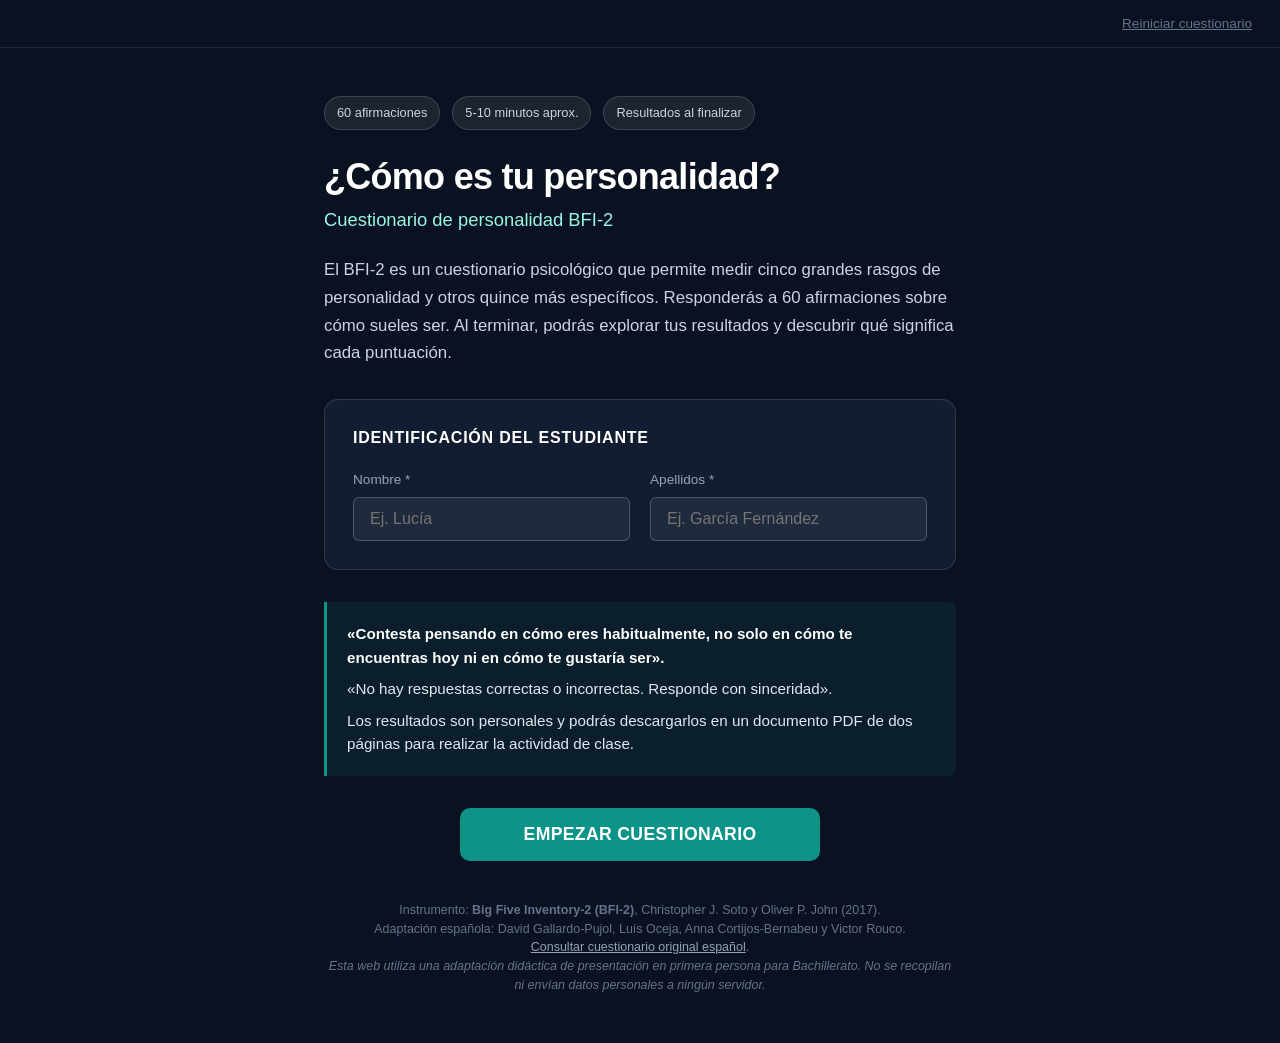
<file: index.html>
<!DOCTYPE html>
<html lang="es">
<head>
  <meta charset="UTF-8">
  <meta name="viewport" content="width=device-width, initial-scale=1.0">
  <title>¿Cómo es tu personalidad? — Cuestionario BFI-2 (Bachillerato)</title>
  <meta name="description" content="Aplicación web didáctica para realizar el cuestionario de personalidad Big Five Inventory-2 (BFI-2) adaptado para 1.º de Bachillerato.">
  
  <!-- Estilos modulares -->
  <link rel="stylesheet" href="css/main.css">
  <link rel="stylesheet" href="css/intro.css">
  <link rel="stylesheet" href="css/questionnaire.css">
  <link rel="stylesheet" href="css/results.css">
  <link rel="stylesheet" href="css/activities.css">

  <!-- Dependencias locales para generación de PDF (Sin conexiones externas en runtime) -->
  <script src="lib/jspdf.umd.min.js"></script>
  <script src="lib/pdf-fonts.js"></script>
</head>
<body>

  <!-- Barra superior con opción de reinicio -->
  <header class="app-topbar">
    <button type="button" id="btn-restart-global" class="btn-link" title="Borrar respuestas y reiniciar">Reiniciar cuestionario</button>
  </header>

  <main id="app-root">

    <!-- ======================================================== -->
    <!-- ETAPA 1: PANTALLA INICIAL (Tema azul marino oscuro)      -->
    <!-- ======================================================== -->
    <section id="screen-intro">
      <div class="container">
        
        <div class="intro-badge-row">
          <span class="intro-badge">60 afirmaciones</span>
          <span class="intro-badge">5-10 minutos aprox.</span>
          <span class="intro-badge">Resultados al finalizar</span>
        </div>

        <h1 class="intro-title">¿Cómo es tu personalidad?</h1>
        <h2 class="intro-subtitle">Cuestionario de personalidad BFI-2</h2>

        <p class="intro-description">
          El BFI-2 es un cuestionario psicológico que permite medir cinco grandes rasgos de personalidad y otros quince más específicos.
          Responderás a 60 afirmaciones sobre cómo sueles ser. Al terminar, podrás explorar tus resultados y descubrir qué significa cada puntuación.
        </p>

        <!-- Identificación del alumno (Obligatoria) -->
        <div class="intro-student-card">
          <h3>Identificación del estudiante</h3>
          <div class="student-inputs-grid">
            <div class="input-field-group">
              <label for="student-first-name">Nombre *</label>
              <input type="text" id="student-first-name" placeholder="Ej. Lucía" autocomplete="given-name" required>
            </div>
            <div class="input-field-group">
              <label for="student-last-name">Apellidos *</label>
              <input type="text" id="student-last-name" placeholder="Ej. García Fernández" autocomplete="family-name" required>
            </div>
          </div>
        </div>

        <!-- Instrucciones pedagógicas -->
        <div class="intro-instructions-box">
          <p class="emphasis">«Contesta pensando en cómo eres habitualmente, no solo en cómo te encuentras hoy ni en cómo te gustaría ser».</p>
          <p>«No hay respuestas correctas o incorrectas. Responde con sinceridad».</p>
          <p>Los resultados son personales y podrás descargarlos en un documento PDF de dos páginas para realizar la actividad de clase.</p>
        </div>

        <!-- Botón de inicio -->
        <div class="intro-action-area">
          <button type="button" id="btn-start-questionnaire" class="btn-primary btn-start-large">
            EMPEZAR CUESTIONARIO
          </button>
          <p id="intro-error-msg" class="intro-error-msg hidden"></p>
        </div>

        <!-- Referencias oficiales y privacidad -->
        <footer class="intro-footer-notes">
          <p>
            Instrumento: <strong>Big Five Inventory-2 (BFI-2)</strong>, Christopher J. Soto y Oliver P. John (2017).<br>
            Adaptación española: David Gallardo-Pujol, Luís Oceja, Anna Cortijos-Bernabeu y Victor Rouco.<br>
            <a href="https://www.colby.edu/wp-content/uploads/2022/07/bfi2-form-spanish.pdf" target="_blank" rel="noopener noreferrer">Consultar cuestionario original español</a>.<br>
            <em>Esta web utiliza una adaptación didáctica de presentación en primera persona para Bachillerato. No se recopilan ni envían datos personales a ningún servidor.</em>
          </p>
        </footer>

      </div>
    </section>


    <!-- ======================================================== -->
    <!-- ETAPA 2: CUESTIONARIO (10 bloques de 6 preguntas)        -->
    <!-- ======================================================== -->
    <section id="screen-questionnaire" class="hidden">
      
      <!-- Recordatorio permanente visible en la cabecera -->
      <div class="q-reminder-banner">
        <div class="q-reminder-inner">
          <span>💡</span>
          <span><strong>Recordatorio:</strong> Contesta pensando en cómo eres habitualmente, no solo en cómo te encuentras hoy ni en cómo te gustaría ser.</span>
        </div>
      </div>

      <div class="container">
        
        <!-- Indicador de progreso -->
        <div class="q-progress-section">
          <div class="q-progress-labels">
            <span id="q-block-indicator" class="q-block-indicator">Bloque 1 de 10</span>
            <span id="q-total-indicator">0 de 60 afirmaciones respondidas</span>
          </div>
          <div class="q-progress-bar-track">
            <div id="q-progress-bar" class="q-progress-bar-fill" style="width: 0%;"></div>
          </div>
        </div>

        <!-- Contenedor dinámico de las 6 afirmaciones del bloque -->
        <div id="q-items-container" class="q-items-container"></div>

        <!-- Aviso si quedan preguntas sin responder -->
        <div id="q-block-error" class="q-block-error-banner hidden"></div>

        <!-- Controles de navegación de bloques -->
        <div class="q-navigation-bar">
          <button type="button" id="btn-prev-block" class="btn-secondary">
            ← Bloque anterior
          </button>
          <button type="button" id="btn-next-block" class="btn-primary">
            Siguiente bloque →
          </button>
        </div>

      </div>
    </section>


    <!-- ======================================================== -->
    <!-- ETAPA 3: TUS CINCO GRANDES RASGOS                        -->
    <!-- ======================================================== -->
    <section id="screen-domains" class="hidden">
      <div class="container">
        
        <header class="results-header-section">
          <h2>Tus cinco grandes rasgos</h2>
          <p>
            Estas puntuaciones resumen tus respuestas al cuestionario. Cada rasgo representa una tendencia de personalidad.
          </p>
        </header>

        <!-- Lista de los 5 dominios con gráficos y definiciones -->
        <div id="domains-list-container" class="domains-list"></div>

        <!-- Botón para avanzar a facetas y actividades -->
        <div class="results-actions">
          <button type="button" id="btn-go-to-facets" class="btn-primary" style="font-size: 1.05rem; padding: 0.95rem 2rem;">
            VER MIS RASGOS ESPECÍFICOS →
          </button>
        </div>

      </div>
    </section>


    <!-- ======================================================== -->
    <!-- ETAPA 4: RASGOS ESPECÍFICOS Y ACTIVIDADES (En una pantalla)-->
    <!-- ======================================================== -->
    <section id="screen-facets-activities" class="hidden">
      <div class="container">

        <!-- 8.1. Tus rasgos específicos (Desplegables) -->
        <div class="facets-section">
          <header class="results-header-section">
            <h2>Tus rasgos específicos</h2>
            <p>Cada gran rasgo se compone de tres facetas más específicas. Selecciona uno para descubrirlas.</p>
          </header>

          <!-- Acordeón interactivo con los 5 dominios y sus 15 facetas -->
          <div id="facets-accordion-container" class="facets-accordion-container"></div>
        </div>

        <!-- 9. Interpreta los resultados (Tres actividades) -->
        <div class="activities-section">
          <header class="activities-header">
            <h2>Interpreta los resultados</h2>
          </header>

          <!-- Actividad 1 -->
          <article class="activity-card" id="card-act-1">
            <span class="activity-number-tag">Actividad 1</span>
            <h3 class="activity-title">Rasgo específico y conducta habitual</h3>
            <p class="activity-prompt">
              «Escoge uno de tus rasgos específicos y piensa en algún comportamiento habitual tuyo que pueda estar relacionado con él. Describe ese comportamiento y explica qué relación encuentras entre tu puntuación y tu manera de actuar».
            </p>
            <div class="form-group">
              <label for="act-q1-text">Tu respuesta:</label>
              <textarea id="act-q1-text" class="form-textarea" rows="4" maxlength="950" placeholder="Redacta aquí tu reflexión explicando el rasgo y tu comportamiento habitual..."></textarea>
            </div>
          </article>

          <!-- Actividad 2 -->
          <article class="activity-card" id="card-act-2">
            <span class="activity-number-tag">Actividad 2</span>
            <h3 class="activity-title">Valor de las 15 facetas frente a los 5 grandes rasgos</h3>
            <p class="activity-prompt">
              «El BFI-2 podría limitarse a mostrar los resultados de los cinco grandes rasgos. Sin embargo, también ofrece las puntuaciones de quince rasgos específicos.<br>
              ¿Qué información importante sobre la personalidad de alguien perderíamos si solo conociéramos sus cinco puntuaciones generales? Utiliza uno de los grandes rasgos y sus tres rasgos específicos para explicar tu respuesta».
            </p>
            
            <div class="form-group">
              <label for="act-q2-domain">Gran rasgo elegido: *</label>
              <select id="act-q2-domain" class="form-select">
                <option value="">Escoge un gran rasgo</option>
                <option value="extraversion">Extraversión</option>
                <option value="agreeableness">Cordialidad</option>
                <option value="conscientiousness">Responsabilidad</option>
                <option value="negative_emotionality">Emocionalidad negativa</option>
                <option value="open_mindedness">Apertura de mente</option>
              </select>
            </div>

            <div class="form-group">
              <label for="act-q2-text">Desarrolla tu respuesta: *</label>
              <textarea id="act-q2-text" class="form-textarea" rows="5" maxlength="1150" placeholder="Explica qué matices o información perderíamos analizando las facetas de ese gran rasgo..."></textarea>
            </div>
          </article>

          <!-- Actividad 3 -->
          <article class="activity-card" id="card-act-3">
            <span class="activity-number-tag">Actividad 3</span>
            <h3 class="activity-title">¿Para qué se utilizan los tests de personalidad?</h3>
            <p class="activity-prompt">
              «Has utilizado el test de personalidad BFI-2 para conocer mejor tu personalidad, pero los psicólogos también utilizan cuestionarios de personalidad».
            </p>

            <!-- Tabla de ámbitos profesionales -->
            <div id="ambits-table-container" class="ambits-table-container"></div>

            <p class="activity-prompt" style="margin-top: 1.5rem;">
              «Escoge uno de los ámbitos anteriores y realiza una pregunta que podríamos intentar responder estudiando la personalidad de las personas.<br>
              ¿Qué rasgos concretos te interesaría medir y para qué serviría conocerlos?».
            </p>

            <div class="form-group">
              <label for="act-q3-ambit">Ámbito elegido: *</label>
              <select id="act-q3-ambit" class="form-select">
                <option value="">Escoge un ámbito</option>
                <option value="investigacion">Investigación psicológica</option>
                <option value="trabajo">Psicología del trabajo</option>
                <option value="evaluacion">Evaluación psicológica</option>
              </select>
            </div>

            <div class="form-group">
              <label for="act-q3-question">¿Qué pregunta intentarías responder estudiando la personalidad? *</label>
              <input type="text" id="act-q3-question" class="form-input" maxlength="350" placeholder="Formula aquí tu pregunta de investigación...">
            </div>

            <div class="form-group">
              <label for="act-q3-traits">¿Qué rasgos concretos te interesaría medir y para qué serviría conocerlos? *</label>
              <textarea id="act-q3-traits" class="form-textarea" rows="4" maxlength="950" placeholder="Indica los rasgos o facetas de interés y su utilidad práctica..."></textarea>
            </div>
          </article>

          <!-- Botón grande GENERAR PDF -->
          <div class="final-action-area">
            <button type="button" id="btn-generate-pdf" class="btn-primary btn-generate-pdf">
              <svg class="pdf-btn-icon" viewBox="0 0 24 24" width="22" height="22" stroke="currentColor" stroke-width="2" fill="none">
                <path d="M21 15v4a2 2 0 0 1-2 2H5a2 2 0 0 1-2-2v-4"></path>
                <polyline points="7 10 12 15 17 10"></polyline>
                <line x1="12" y1="15" x2="12" y2="3"></line>
              </svg>
              GENERAR PDF
            </button>
            <p class="classroom-hint">Descarga tus resultados y respuestas para entregarlos en Classroom.</p>
            <div id="pdf-status-msg" class="pdf-status-msg hidden"></div>
          </div>

        </div>

      </div>
    </section>

  </main>

  <!-- Script principal modular de la aplicación -->
  <script type="module" src="js/app.js"></script>
</body>
</html>
</file>
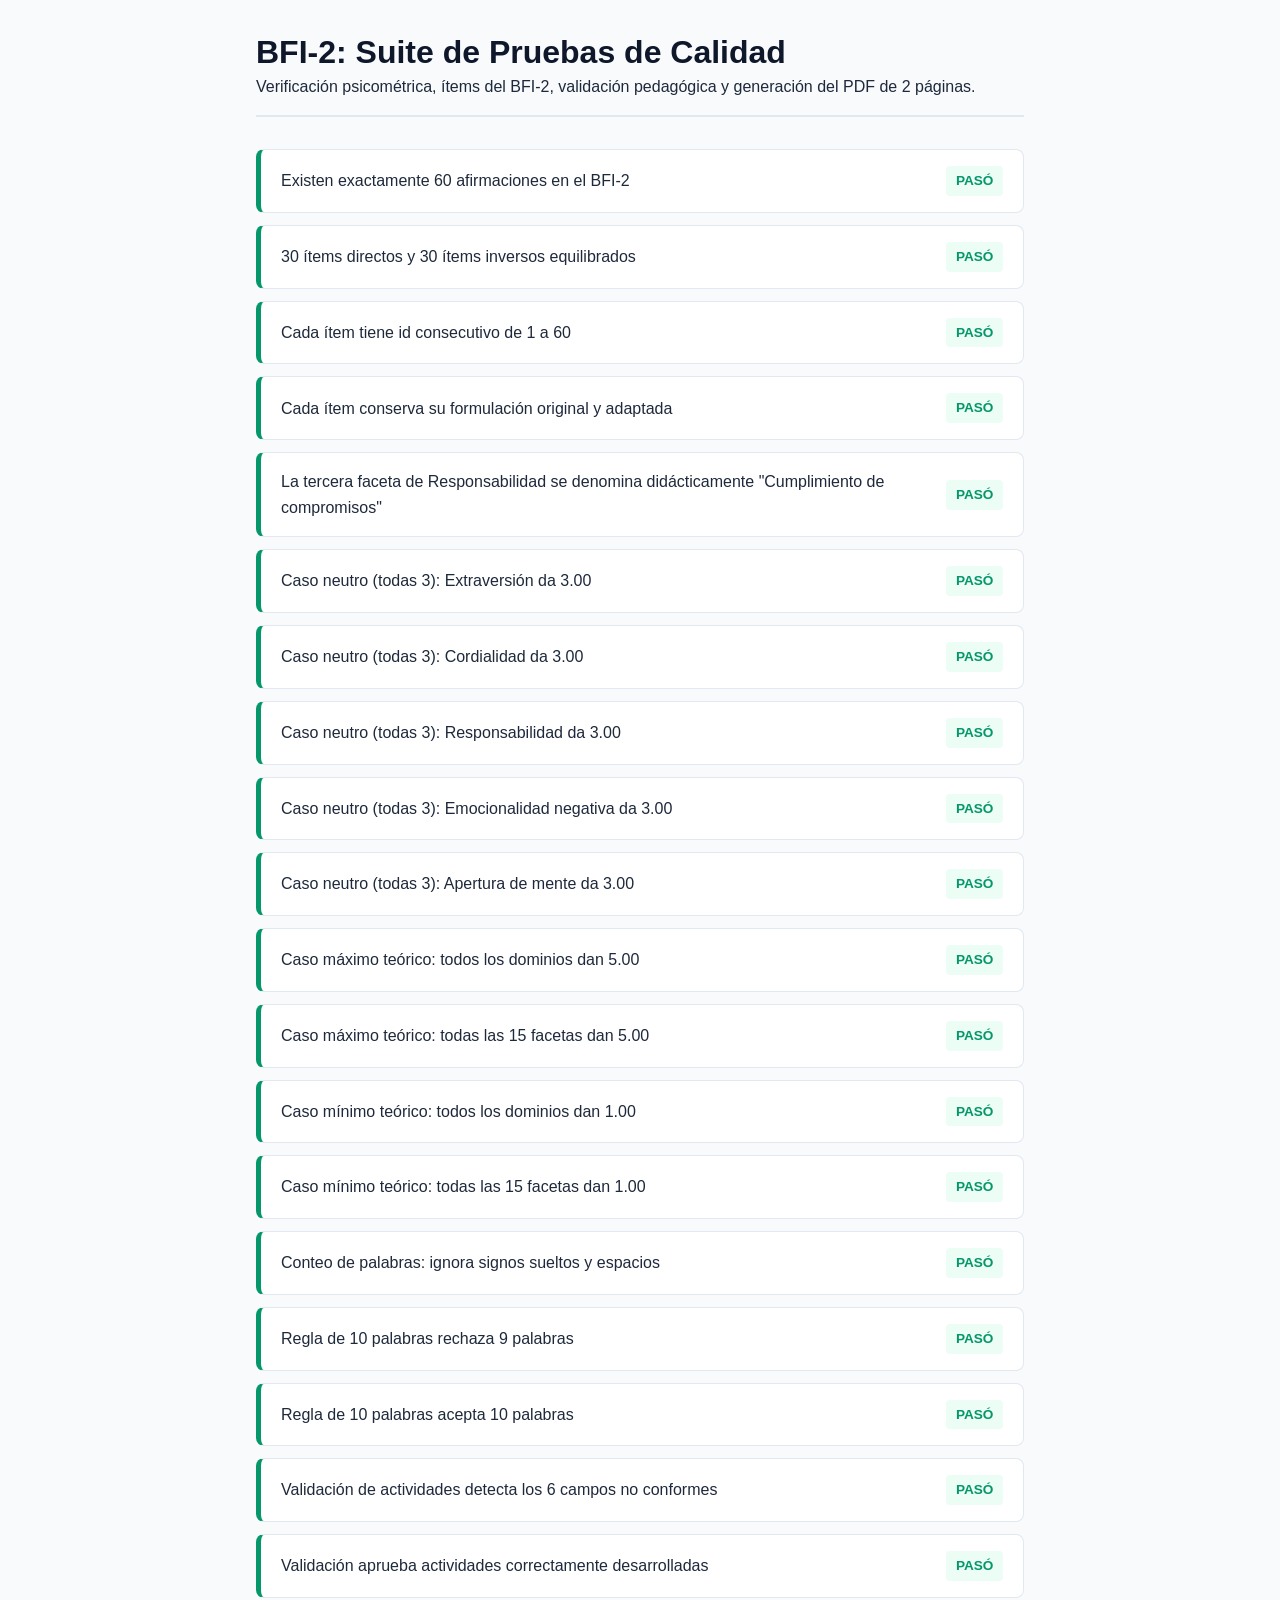
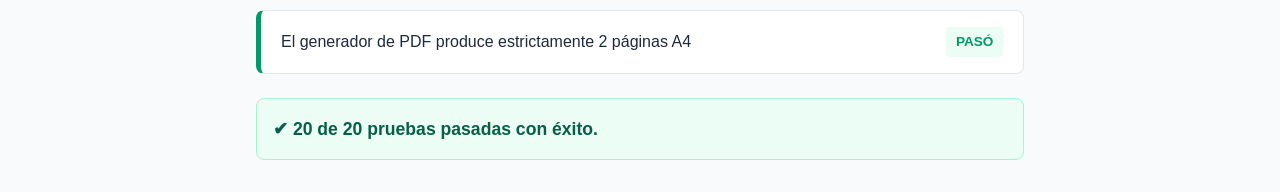
<file: tests/test-runner.html>
<!DOCTYPE html>
<html lang="es">
<head>
  <meta charset="UTF-8">
  <meta name="viewport" content="width=device-width, initial-scale=1.0">
  <title>BFI-2 — Suite de Pruebas en Navegador</title>
  <link rel="stylesheet" href="../css/main.css">
  <script src="../lib/jspdf.umd.min.js"></script>
  <script src="../lib/pdf-fonts.js"></script>
  <style>
    body { padding: 2rem 1rem; max-width: 800px; margin: 0 auto; background-color: #f8fafc; }
    .test-suite-header { margin-bottom: 2rem; border-bottom: 2px solid #e2e8f0; padding-bottom: 1rem; }
    .test-card { background: white; border: 1px solid #e2e8f0; border-radius: 8px; padding: 1rem 1.25rem; margin-bottom: 0.75rem; display: flex; justify-content: space-between; align-items: center; }
    .test-card.passed { border-left: 5px solid #059669; }
    .test-card.failed { border-left: 5px solid #e11d48; }
    .badge-pass { background: #ecfdf5; color: #059669; font-weight: bold; padding: 0.25rem 0.6rem; border-radius: 4px; font-size: 0.85rem; }
    .badge-fail { background: #fff1f2; color: #e11d48; font-weight: bold; padding: 0.25rem 0.6rem; border-radius: 4px; font-size: 0.85rem; }
    .test-summary { font-size: 1.1rem; font-weight: bold; padding: 1rem; border-radius: 8px; margin-top: 1.5rem; }
    .test-summary.all-ok { background: #ecfdf5; color: #065f46; border: 1px solid #a7f3d0; }
  </style>
</head>
<body>

  <div class="test-suite-header">
    <h1>BFI-2: Suite de Pruebas de Calidad</h1>
    <p>Verificación psicométrica, ítems del BFI-2, validación pedagógica y generación del PDF de 2 páginas.</p>
  </div>

  <div id="test-results-container"></div>
  <div id="test-summary-container"></div>

  <script type="module">
    import { BFI2_ITEMS } from '../js/data/items.js';
    import { DOMAINS, FACETS } from '../js/data/definitions.js';
    import { calculateBFI2Scores } from '../js/scoring.js';
    import { countWords, validateActivities, validateStudentInfo } from '../js/validation.js';
    import { generateBFI2Pdf } from '../js/pdf-generator.js';

    const resultsContainer = document.getElementById('test-results-container');
    const summaryContainer = document.getElementById('test-summary-container');
    let totalTests = 0;
    let passedTests = 0;

    function assert(desc, condition) {
      totalTests++;
      const card = document.createElement('div');
      card.className = 'test-card ' + (condition ? 'passed' : 'failed');
      card.innerHTML = `
        <span class="test-desc">${desc}</span>
        <span class="${condition ? 'badge-pass' : 'badge-fail'}">${condition ? 'PASÓ' : 'FALLÓ'}</span>
      `;
      resultsContainer.appendChild(card);
      if (condition) passedTests++;
    }

    try {
      // 1. Ítems
      assert('Existen exactamente 60 afirmaciones en el BFI-2', BFI2_ITEMS.length === 60);
      assert('30 ítems directos y 30 ítems inversos equilibrados', BFI2_ITEMS.filter(it => it.reverse).length === 30);
      assert('Cada ítem tiene id consecutivo de 1 a 60', BFI2_ITEMS.every((it, idx) => it.id === idx + 1));
      assert('Cada ítem conserva su formulación original y adaptada', BFI2_ITEMS.every(it => it.original && it.text));

      // 2. Faceta de Responsabilidad
      assert('La tercera faceta de Responsabilidad se denomina didácticamente "Cumplimiento de compromisos"', FACETS.cumplimiento_compromisos.name === 'Cumplimiento de compromisos');

      // 3. Psicométrica - Respuestas Neutras (todas 3)
      const ans3 = {};
      for (let i = 1; i <= 60; i++) ans3[i] = 3;
      const res3 = calculateBFI2Scores(ans3);
      assert('Caso neutro (todas 3): Extraversión da 3.00', res3.domains.extraversion.scoreFormatted === '3.00');
      assert('Caso neutro (todas 3): Cordialidad da 3.00', res3.domains.agreeableness.scoreFormatted === '3.00');
      assert('Caso neutro (todas 3): Responsabilidad da 3.00', res3.domains.conscientiousness.scoreFormatted === '3.00');
      assert('Caso neutro (todas 3): Emocionalidad negativa da 3.00', res3.domains.negative_emotionality.scoreFormatted === '3.00');
      assert('Caso neutro (todas 3): Apertura de mente da 3.00', res3.domains.open_mindedness.scoreFormatted === '3.00');

      // 4. Psicométrica - Caso Máximo (directos=5, inversos=1)
      const ansMax = {};
      BFI2_ITEMS.forEach(it => { ansMax[it.id] = it.reverse ? 1 : 5; });
      const resMax = calculateBFI2Scores(ansMax);
      assert('Caso máximo teórico: todos los dominios dan 5.00', Object.values(resMax.domains).every(d => d.scoreFormatted === '5.00'));
      assert('Caso máximo teórico: todas las 15 facetas dan 5.00', Object.values(resMax.facets).every(f => f.scoreFormatted === '5.00'));

      // 5. Psicométrica - Caso Mínimo (directos=1, inversos=5)
      const ansMin = {};
      BFI2_ITEMS.forEach(it => { ansMin[it.id] = it.reverse ? 5 : 1; });
      const resMin = calculateBFI2Scores(ansMin);
      assert('Caso mínimo teórico: todos los dominios dan 1.00', Object.values(resMin.domains).every(d => d.scoreFormatted === '1.00'));
      assert('Caso mínimo teórico: todas las 15 facetas dan 1.00', Object.values(resMin.facets).every(f => f.scoreFormatted === '1.00'));

      // 6. Validación de palabras
      assert('Conteo de palabras: ignora signos sueltos y espacios', countWords('  hola  ...  mundo  ---  ') === 2);
      assert('Regla de 10 palabras rechaza 9 palabras', countWords('Uno dos tres cuatro cinco seis siete ocho nueve') < 10);
      assert('Regla de 10 palabras acepta 10 palabras', countWords('Uno dos tres cuatro cinco seis siete ocho nueve diez') === 10);

      // 7. Validación de formulario y selectores
      const invalidActs = {
        q1Text: 'Muy corto',
        q2Domain: '',
        q2Text: 'Corto',
        q3Ambit: '',
        q3Question: '',
        q3Traits: 'Corto'
      };
      const valInvalid = validateActivities(invalidActs);
      assert('Validación de actividades detecta los 6 campos no conformes', Object.keys(valInvalid.errors).length === 6);

      const validActs = {
        q1Text: 'Esta es una respuesta detallada con más de diez palabras completas para la actividad uno.',
        q2Domain: 'extraversion',
        q2Text: 'Esta es una respuesta argumentada con más de diez palabras sobre las facetas de extraversión.',
        q3Ambit: 'trabajo',
        q3Question: '¿Cómo influye la asertividad en el liderazgo de equipos?',
        q3Traits: 'Mediríamos asertividad y responsabilidad para estudiar el desempeño profesional y la colaboración en el trabajo.'
      };
      const valValid = validateActivities(validActs);
      assert('Validación aprueba actividades correctamente desarrolladas', valValid.isValid === true);

      // 8. Generación de PDF de exactamente 2 páginas
      const testDoc = generateBFI2Pdf({
        student: { firstName: 'Lucía', lastName: 'García Pérez' },
        scores: res3,
        activities: validActs
      });
      assert('El generador de PDF produce estrictamente 2 páginas A4', testDoc.getNumberOfPages() === 2);

      summaryContainer.className = 'test-summary all-ok';
      summaryContainer.innerHTML = `✔ ${passedTests} de ${totalTests} pruebas pasadas con éxito.`;
    } catch (e) {
      console.error(e);
      summaryContainer.className = 'test-summary';
      summaryContainer.innerHTML = `❌ Error en ejecución de pruebas: ${e.message}`;
    }
  </script>
</body>
</html>
</file>
<file: css/main.css>
/* Variables y estilos globales BFI-2 */
:root {
  --color-bg-dark: #0a1120;
  --color-card-dark: #131d31;
  --color-bg-light: #f8fafc;
  --color-surface: #ffffff;
  
  --color-navy: #0f172a;
  --color-navy-hover: #1e293b;
  --color-teal: #0d9488;
  --color-teal-dark: #0f766e;
  --color-teal-light: #f0fdfa;
  --color-teal-border: #99f6e4;
  --color-violet: #6366f1;
  --color-violet-light: #eef2ff;

  --color-slate-50: #f8fafc;
  --color-slate-100: #f1f5f9;
  --color-slate-200: #e2e8f0;
  --color-slate-300: #cbd5e1;
  --color-slate-400: #94a3b8;
  --color-slate-500: #64748b;
  --color-slate-600: #475569;
  --color-slate-700: #334155;
  --color-slate-800: #1e293b;
  --color-slate-900: #0f172a;

  --color-error: #e11d48;
  --color-error-bg: #fff1f2;
  --color-error-border: #fecdd3;
  --color-success: #059669;
  --color-success-bg: #ecfdf5;

  --font-family: -apple-system, BlinkMacSystemFont, "Segoe UI", Roboto, "Helvetica Neue", Arial, sans-serif;
  --max-content-width: 780px;
  --radius-sm: 6px;
  --radius-md: 10px;
  --radius-lg: 14px;
}

*, *::before, *::after {
  box-sizing: border-box;
  margin: 0;
  padding: 0;
}

body {
  font-family: var(--font-family);
  background-color: var(--color-bg-light);
  color: var(--color-slate-800);
  line-height: 1.6;
  -webkit-font-smoothing: antialiased;
}

.hidden {
  display: none !important;
}

.container {
  width: 100%;
  max-width: var(--max-content-width);
  margin: 0 auto;
  padding: 2rem 1.25rem 4rem 1.25rem;
}

/* Botones universales */
.btn-primary {
  display: inline-flex;
  align-items: center;
  justify-content: center;
  gap: 0.5rem;
  background-color: var(--color-teal);
  color: #ffffff;
  font-size: 1rem;
  font-weight: 600;
  padding: 0.85rem 1.75rem;
  border-radius: var(--radius-md);
  border: none;
  cursor: pointer;
  transition: background-color 0.15s ease, transform 0.1s ease;
  text-decoration: none;
}

.btn-primary:hover {
  background-color: var(--color-teal-dark);
}

.btn-primary:active {
  transform: translateY(1px);
}

.btn-secondary {
  display: inline-flex;
  align-items: center;
  justify-content: center;
  background-color: #ffffff;
  color: var(--color-slate-700);
  font-size: 0.95rem;
  font-weight: 500;
  padding: 0.75rem 1.5rem;
  border-radius: var(--radius-md);
  border: 1px solid var(--color-slate-300);
  cursor: pointer;
  transition: all 0.15s ease;
}

.btn-secondary:hover {
  background-color: var(--color-slate-50);
  border-color: var(--color-slate-400);
}

.btn-link {
  background: none;
  border: none;
  color: var(--color-slate-400);
  font-size: 0.85rem;
  cursor: pointer;
  text-decoration: underline;
  padding: 0.25rem;
}

.btn-link:hover {
  color: var(--color-slate-600);
}

/* Encabezados y textos */
h1, h2, h3, h4 {
  color: var(--color-slate-900);
  font-weight: 700;
  line-height: 1.3;
}

/* Header superior global para reinicio */
.app-topbar {
  display: flex;
  justify-content: flex-end;
  align-items: center;
  padding: 0.75rem 1.5rem;
  background-color: #ffffff;
  border-bottom: 1px solid var(--color-slate-200);
}

.screen-intro-active .app-topbar {
  background-color: var(--color-bg-dark);
  border-bottom: 1px solid rgba(255, 255, 255, 0.08);
}

.screen-intro-active .app-topbar .btn-link {
  color: #64748b;
}

.screen-intro-active .app-topbar .btn-link:hover {
  color: #94a3b8;
}
</file>
<file: css/intro.css>
/* Pantalla inicial BFI-2 (Fondo azul marino oscuro) */
#screen-intro {
  background-color: var(--color-bg-dark);
  color: #ffffff;
  min-height: 100vh;
  display: flex;
  flex-direction: column;
  justify-content: center;
  align-items: center;
}

#screen-intro .container {
  max-width: 680px;
  padding: 3rem 1.5rem;
}

.intro-badge-row {
  display: flex;
  gap: 0.75rem;
  margin-bottom: 1.5rem;
  flex-wrap: wrap;
}

.intro-badge {
  display: inline-flex;
  align-items: center;
  background-color: rgba(255, 255, 255, 0.08);
  border: 1px solid rgba(255, 255, 255, 0.15);
  padding: 0.35rem 0.75rem;
  border-radius: 9999px;
  font-size: 0.8rem;
  color: #cbd5e1;
  font-weight: 500;
}

.intro-title {
  font-size: 2.25rem;
  color: #ffffff;
  margin-bottom: 0.5rem;
  letter-spacing: -0.02em;
}

.intro-subtitle {
  font-size: 1.15rem;
  color: var(--color-teal-border);
  font-weight: 500;
  margin-bottom: 1.5rem;
}

.intro-description {
  font-size: 1.05rem;
  color: #cbd5e1;
  line-height: 1.65;
  margin-bottom: 2rem;
}

/* Tarjeta de identificación del alumno */
.intro-student-card {
  background-color: var(--color-card-dark);
  border: 1px solid rgba(255, 255, 255, 0.12);
  border-radius: var(--radius-lg);
  padding: 1.75rem;
  margin-bottom: 2rem;
}

.intro-student-card h3 {
  font-size: 1rem;
  color: #ffffff;
  margin-bottom: 1.25rem;
  font-weight: 600;
  text-transform: uppercase;
  letter-spacing: 0.05em;
}

.student-inputs-grid {
  display: grid;
  grid-template-columns: 1fr 1fr;
  gap: 1.25rem;
}

@media (max-width: 580px) {
  .student-inputs-grid {
    grid-template-columns: 1fr;
  }
}

.input-field-group {
  display: flex;
  flex-direction: column;
  gap: 0.4rem;
}

.input-field-group label {
  font-size: 0.85rem;
  color: #94a3b8;
  font-weight: 500;
}

.input-field-group input {
  background-color: rgba(255, 255, 255, 0.06);
  border: 1px solid rgba(255, 255, 255, 0.2);
  color: #ffffff;
  padding: 0.75rem 1rem;
  border-radius: var(--radius-sm);
  font-size: 1rem;
  outline: none;
  transition: border-color 0.15s ease;
}

.input-field-group input:focus {
  border-color: var(--color-teal);
  background-color: rgba(255, 255, 255, 0.09);
}

.intro-instructions-box {
  background-color: rgba(13, 148, 136, 0.1);
  border-left: 3px solid var(--color-teal);
  padding: 1.25rem;
  border-radius: 0 var(--radius-sm) var(--radius-sm) 0;
  margin-bottom: 2rem;
}

.intro-instructions-box p {
  color: #e2e8f0;
  font-size: 0.95rem;
  line-height: 1.55;
  margin-bottom: 0.5rem;
}

.intro-instructions-box p:last-child {
  margin-bottom: 0;
}

.intro-instructions-box .emphasis {
  font-weight: 600;
  color: #ffffff;
}

.intro-action-area {
  display: flex;
  flex-direction: column;
  align-items: center;
  gap: 1rem;
}

.btn-start-large {
  width: 100%;
  max-width: 360px;
  font-size: 1.1rem;
  padding: 1rem 2rem;
  letter-spacing: 0.02em;
}

.intro-error-msg {
  color: #fb7185;
  font-size: 0.9rem;
  text-align: center;
}

.intro-footer-notes {
  margin-top: 2.5rem;
  font-size: 0.78rem;
  color: #64748b;
  line-height: 1.5;
  text-align: center;
}

.intro-footer-notes a {
  color: #94a3b8;
  text-decoration: underline;
}
</file>
<file: css/questionnaire.css>
/* Estilos del Cuestionario BFI-2 (Inspiración SeeMyPersonality) */
#screen-questionnaire {
  background-color: var(--color-bg-light);
  min-height: 100vh;
}

/* Barra de recordatorio permanente en cabecera */
.q-reminder-banner {
  position: sticky;
  top: 0;
  z-index: 50;
  background-color: #ffffff;
  border-bottom: 1px solid var(--color-slate-200);
  box-shadow: 0 1px 3px rgba(0, 0, 0, 0.04);
  padding: 0.65rem 1rem;
}

.q-reminder-inner {
  max-width: var(--max-content-width);
  margin: 0 auto;
  display: flex;
  align-items: center;
  justify-content: center;
  gap: 0.5rem;
  font-size: 0.85rem;
  color: var(--color-slate-600);
  text-align: center;
}

.q-reminder-inner strong {
  color: var(--color-slate-800);
}

/* Indicadores de progreso */
.q-progress-section {
  margin-bottom: 2rem;
}

.q-progress-labels {
  display: flex;
  justify-content: space-between;
  align-items: center;
  font-size: 0.88rem;
  color: var(--color-slate-600);
  margin-bottom: 0.5rem;
}

.q-block-indicator {
  font-weight: 700;
  color: var(--color-navy);
}

.q-progress-bar-track {
  width: 100%;
  height: 6px;
  background-color: var(--color-slate-200);
  border-radius: 9999px;
  overflow: hidden;
}

.q-progress-bar-fill {
  height: 100%;
  background-color: var(--color-teal);
  transition: width 0.25s ease-out;
  border-radius: 9999px;
}

/* Lista de afirmaciones */
.q-items-container {
  display: flex;
  flex-direction: column;
  gap: 1.5rem;
  margin-bottom: 2.5rem;
}

/* Tarjeta individual de pregunta */
.question-card {
  background-color: #ffffff;
  border: 1px solid var(--color-slate-200);
  border-radius: var(--radius-lg);
  padding: 1.75rem 1.5rem;
  transition: border-color 0.2s ease, box-shadow 0.2s ease;
  position: relative;
}

.question-card.card-error {
  border-color: var(--color-error);
  background-color: #fffafb;
  box-shadow: 0 0 0 1px var(--color-error);
}

.question-number {
  display: inline-block;
  font-size: 0.82rem;
  font-weight: 700;
  color: var(--color-slate-400);
  margin-bottom: 0.5rem;
}

.question-text {
  font-size: 1.15rem;
  font-weight: 600;
  color: var(--color-slate-900);
  text-align: center;
  margin-bottom: 1.75rem;
  line-height: 1.45;
}

/* Escala de respuesta con círculos horizontales */
.scale-options-container {
  display: flex;
  justify-content: space-between;
  align-items: flex-start;
  gap: 0.5rem;
  max-width: 580px;
  margin: 0 auto;
}

.scale-circle-btn {
  flex: 1;
  display: flex;
  flex-direction: column;
  align-items: center;
  gap: 0.6rem;
  background: none;
  border: none;
  cursor: pointer;
  padding: 0.5rem 0.25rem;
  border-radius: var(--radius-sm);
  transition: all 0.15s ease;
  outline: none;
}

.scale-circle-btn:focus-visible {
  outline: 2px solid var(--color-teal);
  outline-offset: 2px;
}

/* El círculo en sí */
.circle-indicator {
  width: 44px;
  height: 44px;
  border-radius: 50%;
  border: 2px solid var(--color-slate-300);
  background-color: #ffffff;
  display: flex;
  align-items: center;
  justify-content: center;
  transition: all 0.18s cubic-bezier(0.4, 0, 0.2, 1);
  position: relative;
}

.circle-indicator::after {
  content: "";
  width: 16px;
  height: 16px;
  border-radius: 50%;
  background-color: transparent;
  transition: background-color 0.18s ease;
}

.circle-label {
  font-size: 0.75rem;
  color: var(--color-slate-500);
  text-align: center;
  line-height: 1.25;
  font-weight: 500;
  max-width: 90px;
}

/* Efectos hover */
.scale-circle-btn:hover .circle-indicator {
  border-color: var(--color-slate-400);
  background-color: var(--color-slate-50);
}

/* Estilos de selección según valor (Inspiración SeeMyPersonality) */
.scale-circle-btn.active.opt-val-1 .circle-indicator {
  border-color: #e11d48;
  background-color: #fff1f2;
}
.scale-circle-btn.active.opt-val-1 .circle-indicator::after {
  background-color: #e11d48;
}

.scale-circle-btn.active.opt-val-2 .circle-indicator {
  border-color: #f97316;
  background-color: #fff7ed;
}
.scale-circle-btn.active.opt-val-2 .circle-indicator::after {
  background-color: #f97316;
}

.scale-circle-btn.active.opt-val-3 .circle-indicator {
  border-color: #64748b;
  background-color: #f1f5f9;
}
.scale-circle-btn.active.opt-val-3 .circle-indicator::after {
  background-color: #64748b;
}

.scale-circle-btn.active.opt-val-4 .circle-indicator {
  border-color: #0d9488;
  background-color: #f0fdfa;
}
.scale-circle-btn.active.opt-val-4 .circle-indicator::after {
  background-color: #0d9488;
}

.scale-circle-btn.active.opt-val-5 .circle-indicator {
  border-color: #6366f1;
  background-color: #eef2ff;
}
.scale-circle-btn.active.opt-val-5 .circle-indicator::after {
  background-color: #6366f1;
}

.scale-circle-btn.active .circle-label {
  color: var(--color-slate-900);
  font-weight: 700;
}

/* Navegación del cuestionario */
.q-navigation-bar {
  display: flex;
  justify-content: space-between;
  align-items: center;
  gap: 1rem;
  margin-top: 2rem;
}

.q-block-error-banner {
  background-color: var(--color-error-bg);
  border: 1px solid var(--color-error-border);
  color: var(--color-error);
  padding: 0.85rem 1.25rem;
  border-radius: var(--radius-md);
  margin-bottom: 1.5rem;
  text-align: center;
  font-size: 0.92rem;
  font-weight: 500;
}

/* Adaptación móvil para la escala */
@media (max-width: 600px) {
  .question-text {
    font-size: 1.05rem;
    margin-bottom: 1.25rem;
  }
  .circle-indicator {
    width: 38px;
    height: 38px;
  }
  .circle-indicator::after {
    width: 14px;
    height: 14px;
  }
  .circle-label {
    font-size: 0.68rem;
    max-width: 65px;
  }
}
</file>
<file: css/results.css>
/* Estilos de Resultados: Cinco Grandes Rasgos y Facetas BFI-2 */
.results-header-section {
  text-align: center;
  margin-bottom: 2.5rem;
}

.results-header-section h2 {
  font-size: 2rem;
  color: var(--color-navy);
  margin-bottom: 0.6rem;
}

.results-header-section p {
  font-size: 1.05rem;
  color: var(--color-slate-600);
  max-width: 640px;
  margin: 0 auto;
}

/* Lista de Dominios */
.domains-list {
  display: flex;
  flex-direction: column;
  gap: 1.5rem;
  margin-bottom: 2.5rem;
}

.domain-card {
  background-color: #ffffff;
  border: 1px solid var(--color-slate-200);
  border-radius: var(--radius-lg);
  padding: 1.75rem;
  transition: transform 0.15s ease;
}

.domain-header {
  display: flex;
  justify-content: space-between;
  align-items: baseline;
  margin-bottom: 1rem;
}

.domain-name {
  font-size: 1.3rem;
  color: var(--color-navy);
}

.domain-score {
  display: flex;
  align-items: baseline;
  gap: 0.25rem;
}

.score-number {
  font-size: 1.5rem;
  font-weight: 700;
  color: var(--color-teal-dark);
}

.score-scale {
  font-size: 0.88rem;
  color: var(--color-slate-400);
  font-weight: 500;
}

/* Gráfico visual continuo horizontal (1 a 5) */
.score-visual-track {
  margin-bottom: 1.25rem;
}

.score-track-labels {
  display: flex;
  justify-content: space-between;
  font-size: 0.75rem;
  color: var(--color-slate-400);
  margin-bottom: 0.4rem;
  font-weight: 500;
}

.score-track-line {
  position: relative;
  width: 100%;
  height: 6px;
  background-color: var(--color-slate-200);
  border-radius: 9999px;
}

.score-track-line.mini {
  height: 4px;
  margin: 0.5rem 0 0.75rem 0;
}

.score-track-dot {
  position: absolute;
  top: 50%;
  width: 16px;
  height: 16px;
  background-color: var(--color-teal);
  border: 3px solid #ffffff;
  box-shadow: 0 1px 4px rgba(0, 0, 0, 0.2);
  border-radius: 50%;
  transform: translate(-50%, -50%);
  transition: left 0.3s cubic-bezier(0.4, 0, 0.2, 1);
}

.score-track-line.mini .score-track-dot {
  width: 12px;
  height: 12px;
  background-color: var(--color-slate-700);
}

.domain-definition {
  font-size: 0.95rem;
  color: var(--color-slate-600);
  line-height: 1.6;
}

/* Cuadro de nota pedagógica de interpretación */
.results-note-card {
  background-color: #ffffff;
  border: 1px solid var(--color-slate-200);
  border-left: 4px solid var(--color-slate-400);
  border-radius: 0 var(--radius-md) var(--radius-md) 0;
  padding: 1.25rem 1.5rem;
  margin-bottom: 2.5rem;
}

.results-note-card p {
  font-size: 0.88rem;
  color: var(--color-slate-600);
  line-height: 1.55;
}

.results-actions {
  display: flex;
  justify-content: center;
}

/* ======================================================== */
/* ACORDEÓN DE FACETAS (Pantalla Rasgos Específicos)        */
/* ======================================================== */
.facets-accordion-container {
  display: flex;
  flex-direction: column;
  gap: 1rem;
  margin-bottom: 3.5rem;
}

.accordion-item {
  background-color: #ffffff;
  border: 1px solid var(--color-slate-200);
  border-radius: var(--radius-lg);
  overflow: hidden;
}

.accordion-header {
  width: 100%;
  display: flex;
  justify-content: space-between;
  align-items: center;
  padding: 1.25rem 1.5rem;
  background: none;
  border: none;
  cursor: pointer;
  text-align: left;
  transition: background-color 0.15s ease;
}

.accordion-header:hover {
  background-color: var(--color-slate-50);
}

.accordion-title-wrap {
  display: flex;
  align-items: center;
  gap: 1rem;
  flex-wrap: wrap;
}

.accordion-domain-name {
  font-size: 1.15rem;
  font-weight: 700;
  color: var(--color-navy);
}

.accordion-domain-score {
  font-size: 0.9rem;
  font-weight: 600;
  color: var(--color-teal-dark);
  background-color: var(--color-teal-light);
  border: 1px solid var(--color-teal-border);
  padding: 0.2rem 0.6rem;
  border-radius: 9999px;
}

.accordion-arrow {
  font-size: 0.8rem;
  color: var(--color-slate-400);
  transition: transform 0.2s ease;
}

.accordion-header.open .accordion-arrow {
  transform: rotate(180deg);
}

.accordion-content {
  display: none;
  padding: 0 1.5rem 1.5rem 1.5rem;
  border-top: 1px solid var(--color-slate-100);
}

.accordion-content.open {
  display: block;
}

.accordion-domain-def {
  font-size: 0.92rem;
  color: var(--color-slate-600);
  margin: 1rem 0 1.25rem 0;
  line-height: 1.55;
}

.facets-subgrid {
  display: grid;
  grid-template-columns: repeat(auto-fit, minmax(220px, 1fr));
  gap: 1rem;
}

.facet-card {
  background-color: var(--color-slate-50);
  border: 1px solid var(--color-slate-200);
  border-radius: var(--radius-md);
  padding: 1.15rem;
}

.facet-header {
  display: flex;
  justify-content: space-between;
  align-items: baseline;
  margin-bottom: 0.25rem;
}

.facet-name {
  font-size: 0.95rem;
  color: var(--color-navy);
  font-weight: 700;
}

.facet-score {
  font-size: 1.05rem;
  font-weight: 700;
  color: var(--color-slate-800);
}

.facet-definition {
  font-size: 0.82rem;
  color: var(--color-slate-600);
  line-height: 1.5;
}
</file>
<file: css/activities.css>
/* Estilos para las Actividades Escritas y Botón Generar PDF */
.activities-section {
  border-top: 2px solid var(--color-slate-200);
  padding-top: 3rem;
  margin-top: 2rem;
}

.activities-header {
  text-align: center;
  margin-bottom: 2.5rem;
}

.activities-header h2 {
  font-size: 1.85rem;
  color: var(--color-navy);
  margin-bottom: 0.5rem;
}

.activities-header p {
  font-size: 1rem;
  color: var(--color-slate-600);
  max-width: 620px;
  margin: 0 auto;
}

.activity-card {
  background-color: #ffffff;
  border: 1px solid var(--color-slate-200);
  border-radius: var(--radius-lg);
  padding: 2rem;
  margin-bottom: 2.5rem;
}

.activity-number-tag {
  display: inline-block;
  font-size: 0.8rem;
  font-weight: 700;
  text-transform: uppercase;
  color: var(--color-teal-dark);
  background-color: var(--color-teal-light);
  border: 1px solid var(--color-teal-border);
  padding: 0.2rem 0.65rem;
  border-radius: 9999px;
  margin-bottom: 0.75rem;
}

.activity-title {
  font-size: 1.25rem;
  color: var(--color-navy);
  margin-bottom: 0.75rem;
}

.activity-prompt {
  font-size: 1rem;
  color: var(--color-slate-700);
  line-height: 1.6;
  margin-bottom: 1.5rem;
}

/* Tabla de ámbitos profesionales en Actividad 3 */
.ambits-table-container {
  overflow-x: auto;
  margin: 1.5rem 0 2rem 0;
  border-radius: var(--radius-md);
  border: 1px solid var(--color-slate-200);
}

.ambits-table {
  width: 100%;
  border-collapse: collapse;
  text-align: left;
  font-size: 0.9rem;
}

.ambits-table th {
  background-color: var(--color-slate-100);
  color: var(--color-slate-800);
  font-weight: 600;
  padding: 0.85rem 1rem;
  border-bottom: 1px solid var(--color-slate-200);
}

.ambits-table td {
  padding: 1rem;
  border-bottom: 1px solid var(--color-slate-200);
  vertical-align: top;
  line-height: 1.5;
}

.ambits-table tr:last-child td {
  border-bottom: none;
}

.ambit-name {
  color: var(--color-navy);
  width: 32%;
}

.ambit-desc {
  color: var(--color-slate-600);
}

/* Campos de formulario */
.form-group {
  display: flex;
  flex-direction: column;
  gap: 0.5rem;
  margin-bottom: 1.5rem;
}

.form-group:last-child {
  margin-bottom: 0;
}

.form-group label {
  font-size: 0.9rem;
  font-weight: 600;
  color: var(--color-slate-800);
}

.form-select, .form-textarea, .form-input {
  width: 100%;
  font-family: inherit;
  font-size: 0.95rem;
  color: var(--color-slate-800);
  background-color: #ffffff;
  border: 1px solid var(--color-slate-300);
  border-radius: var(--radius-sm);
  padding: 0.75rem 1rem;
  transition: border-color 0.15s ease, box-shadow 0.15s ease;
  outline: none;
}

.form-select:focus, .form-textarea:focus, .form-input:focus {
  border-color: var(--color-teal);
  box-shadow: 0 0 0 3px rgba(13, 148, 136, 0.15);
}

.form-textarea {
  resize: vertical;
  min-height: 110px;
  line-height: 1.55;
}

/* Errores de validación */
.form-select.input-error, .form-textarea.input-error, .form-input.input-error {
  border-color: var(--color-error);
  background-color: #fffafb;
  box-shadow: 0 0 0 2px rgba(225, 29, 72, 0.15);
}

.field-error-msg {
  color: var(--color-error);
  font-size: 0.82rem;
  font-weight: 500;
  margin-top: 0.35rem;
  display: flex;
  align-items: center;
  gap: 0.35rem;
}

.field-error-msg::before {
  content: "⚠️";
  font-size: 0.85rem;
}

/* Área de acción final */
.final-action-area {
  display: flex;
  flex-direction: column;
  align-items: center;
  gap: 1rem;
  margin-top: 3.5rem;
  text-align: center;
}

.btn-generate-pdf {
  width: 100%;
  max-width: 440px;
  font-size: 1.15rem;
  padding: 1.15rem 2rem;
  background-color: var(--color-navy);
  color: #ffffff;
  border-radius: var(--radius-md);
  box-shadow: 0 4px 14px rgba(15, 23, 42, 0.15);
  transition: all 0.2s ease;
}

.btn-generate-pdf:hover {
  background-color: var(--color-navy-hover);
  transform: translateY(-1px);
  box-shadow: 0 6px 18px rgba(15, 23, 42, 0.2);
}

.btn-generate-pdf:active {
  transform: translateY(1px);
}

.pdf-btn-icon {
  margin-right: 0.5rem;
}

.classroom-hint {
  font-size: 0.88rem;
  color: var(--color-slate-500);
}

.pdf-status-msg {
  max-width: 440px;
  width: 100%;
  padding: 0.85rem 1.25rem;
  border-radius: var(--radius-md);
  font-size: 0.9rem;
  font-weight: 500;
  text-align: center;
}

.pdf-status-msg.success {
  background-color: var(--color-success-bg);
  border: 1px solid #a7f3d0;
  color: var(--color-success);
}

.pdf-status-msg.error {
  background-color: var(--color-error-bg);
  border: 1px solid var(--color-error-border);
  color: var(--color-error);
}
</file>
